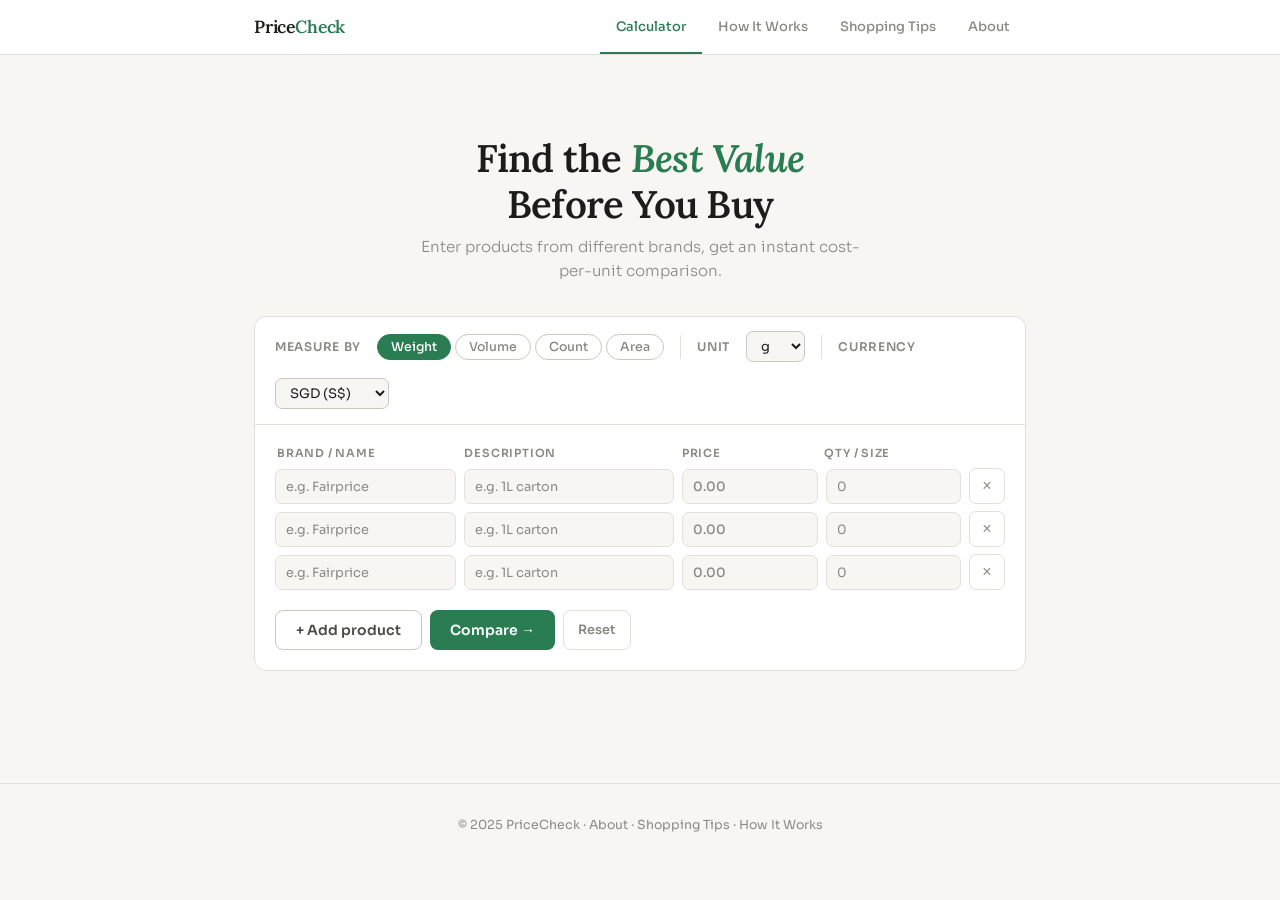
<file: index.html>
<!DOCTYPE html>
<html lang="en">
<head>
<meta charset="UTF-8">
<meta name="viewport" content="width=device-width, initial-scale=1.0">
<title>Price Per Unit Calculator — PriceCheck</title>
<meta name="description" content="Compare price per unit across different brands and pack sizes. Find the best value instantly — free tool.">
<link rel="stylesheet" href="style.css">
<script async src="https://pagead2.googlesyndication.com/pagead/js/adsbygoogle.js?client=ca-pub-7348450203957996"
     crossorigin="anonymous"></script>
<style>
/* ── HERO (calculator page only) ── */
.hero {
  text-align: center;
  padding: 2.5rem 0 2rem;
}
.hero h1 {
  font-family: 'Lora', serif;
  font-size: clamp(1.7rem, 4vw, 2.4rem);
  font-weight: 600;
  letter-spacing: -0.02em;
  color: var(--ink);
  margin-bottom: 0.5rem;
  line-height: 1.2;
}
.hero h1 em { font-style: italic; color: var(--green); }
.hero p { color: var(--ink-3); font-size: 0.95rem; max-width: 440px; margin: 0 auto; font-weight: 300; }

/* ── CALCULATOR ── */
.calc-card {
  background: var(--surface);
  border: 1px solid var(--border);
  border-radius: var(--r);
  overflow: hidden;
}

.calc-toolbar {
  display: flex;
  align-items: center;
  gap: 1rem;
  padding: 0.9rem 1.25rem;
  border-bottom: 1px solid var(--border);
  flex-wrap: wrap;
}
.toolbar-label { font-size: 0.75rem; font-weight: 600; color: var(--ink-3); letter-spacing: 0.06em; text-transform: uppercase; white-space: nowrap; }

.pill-group { display: flex; gap: 4px; }
.pill {
  background: none;
  border: 1px solid var(--border-2);
  border-radius: 20px;
  padding: 4px 13px;
  font-family: 'Sora', sans-serif;
  font-size: 0.78rem;
  font-weight: 500;
  color: var(--ink-3);
  cursor: pointer;
  transition: all 0.15s;
}
.pill:hover { border-color: var(--green); color: var(--green); }
.pill.active { background: var(--green); border-color: var(--green); color: white; }

.toolbar-sep { width: 1px; height: 24px; background: var(--border); flex-shrink: 0; }

.select-inline {
  border: 1px solid var(--border-2);
  border-radius: 7px;
  padding: 5px 10px;
  font-family: 'Sora', sans-serif;
  font-size: 0.82rem;
  color: var(--ink);
  background: var(--bg);
  outline: none;
  cursor: pointer;
}
.select-inline:focus { border-color: var(--green); }

.calc-body { padding: 1.25rem; }

/* Entries header */
.entries-head {
  display: grid;
  grid-template-columns: 1.2fr 1.4fr 0.9fr 0.9fr 36px;
  gap: 8px;
  padding: 0 2px;
  margin-bottom: 6px;
}
.entries-head span {
  font-size: 0.7rem;
  font-weight: 600;
  letter-spacing: 0.07em;
  text-transform: uppercase;
  color: var(--ink-3);
}

/* Product rows */
.entries-list { display: flex; flex-direction: column; gap: 7px; margin-bottom: 1rem; }
.entry-row {
  display: grid;
  grid-template-columns: 1.2fr 1.4fr 0.9fr 0.9fr 36px;
  gap: 8px;
  align-items: center;
}
.e-input {
  border: 1px solid var(--border);
  border-radius: 7px;
  padding: 8px 10px;
  font-family: 'Sora', sans-serif;
  font-size: 0.85rem;
  color: var(--ink);
  background: var(--bg);
  outline: none;
  width: 100%;
  transition: border-color 0.15s, background 0.15s;
}
.e-input:focus { border-color: var(--green); background: white; }
.e-input::placeholder { color: var(--ink-3); font-size: 0.8rem; }
.e-input.price-col { font-weight: 500; }

.rm-btn {
  background: none;
  border: 1px solid var(--border);
  border-radius: 7px;
  width: 36px;
  height: 36px;
  display: flex;
  align-items: center;
  justify-content: center;
  cursor: pointer;
  color: var(--ink-3);
  font-size: 1rem;
  line-height: 1;
  transition: all 0.15s;
  flex-shrink: 0;
}
.rm-btn:hover { background: var(--red-light); border-color: var(--red); color: var(--red); }

.action-row { display: flex; gap: 8px; flex-wrap: wrap; padding-top: 0.25rem; }

/* ── RESULTS ── */
.results-wrap { display: none; border-top: 1px solid var(--border); margin-top: 1.25rem; padding-top: 1.25rem; }
.results-wrap.show { display: block; }

.results-meta {
  display: flex;
  align-items: center;
  justify-content: space-between;
  margin-bottom: 0.75rem;
  flex-wrap: wrap;
  gap: 0.5rem;
}
.results-title { font-weight: 600; font-size: 0.9rem; }

.results-table { width: 100%; border-collapse: collapse; font-size: 0.85rem; }
.results-table thead tr { border-bottom: 2px solid var(--ink); }
.results-table thead th {
  padding: 8px 10px;
  text-align: left;
  font-size: 0.72rem;
  font-weight: 600;
  letter-spacing: 0.06em;
  text-transform: uppercase;
  color: var(--ink-2);
  white-space: nowrap;
}
.results-table thead th:last-child { text-align: right; }
.results-table tbody tr { border-bottom: 1px solid var(--border); transition: background 0.12s; }
.results-table tbody tr:hover { background: var(--bg); }
.results-table tbody td { padding: 10px 10px; vertical-align: middle; }
.results-table tbody td:last-child { text-align: right; }

.medal { display: inline-flex; align-items: center; justify-content: center; width: 22px; height: 22px; border-radius: 50%; font-size: 0.7rem; font-weight: 700; }
.m1 { background: #ffd700; color: #6b4f00; }
.m2 { background: #c0c0c0; color: #3a3a3a; }
.m3 { background: #cd7f32; color: #2a0e00; }
.mn { background: var(--bg); color: var(--ink-3); border: 1px solid var(--border); }

.brand-cell strong { display: block; font-weight: 600; }
.brand-cell small { font-size: 0.75rem; color: var(--ink-3); }

.tag {
  display: inline-block;
  font-size: 0.68rem;
  font-weight: 600;
  padding: 2px 7px;
  border-radius: 4px;
  margin-top: 3px;
}
.tag-best { background: var(--green-light); color: var(--green-dark); }
.tag-worst { background: var(--red-light); color: var(--red); }

.ppu-val { font-weight: 700; font-size: 0.95rem; }
.vs-val { font-size: 0.78rem; color: var(--ink-3); }

.bar-track { width: 72px; height: 5px; background: var(--border); border-radius: 3px; overflow: hidden; display: inline-block; }
.bar-fill { height: 100%; border-radius: 3px; }
.bar-green { background: var(--green); }
.bar-red { background: var(--red); }

.best-tr { background: var(--green-light) !important; }
.worst-tr { background: var(--red-light) !important; }

.verdict {
  margin-top: 1rem;
  background: var(--green-light);
  border-left: 3px solid var(--green);
  border-radius: 0 8px 8px 0;
  padding: 0.875rem 1rem;
  font-size: 0.875rem;
  line-height: 1.6;
  color: var(--ink-2);
}
.verdict strong { color: var(--green-dark); }

@media (max-width: 560px) {
  .entries-head, .entry-row {
    grid-template-columns: 1fr 1fr 36px;
  }
  .entries-head span:nth-child(2),
  .entry-row .e-col:nth-child(2) { display: none; }
  .calc-toolbar { gap: 0.6rem; }
}
</style>
</head>
<body>

<nav>
  <div class="nav-inner">
    <a href="index.html" class="nav-logo">Price<span>Check</span></a>
    <ul class="nav-links">
      <li><a href="index.html" class="active">Calculator</a></li>
      <li><a href="how-it-works.html">How It Works</a></li>
      <li><a href="tips.html">Shopping Tips</a></li>
      <li><a href="about.html">About</a></li>
    </ul>
  </div>
</nav>

<div class="page">

  <!-- Top Ad -->
  <script async src="https://pagead2.googlesyndication.com/pagead/js/adsbygoogle.js?client=ca-pub-7348450203957996"
     crossorigin="anonymous"></script>

  <!-- Hero -->
  <div class="hero">
    <h1>Find the <em>Best Value</em><br>Before You Buy</h1>
    <p>Enter products from different brands, get an instant cost-per-unit comparison.</p>
  </div>

  <!-- Calculator Card -->
  <div class="calc-card">

    <!-- Toolbar -->
    <div class="calc-toolbar">
      <span class="toolbar-label">Measure by</span>
      <div class="pill-group" id="pill-group">
        <button class="pill active" onclick="setMode('weight', this)">Weight</button>
        <button class="pill" onclick="setMode('volume', this)">Volume</button>
        <button class="pill" onclick="setMode('count', this)">Count</button>
        <button class="pill" onclick="setMode('area', this)">Area</button>
      </div>
      <div class="toolbar-sep"></div>
      <span class="toolbar-label">Unit</span>
      <select class="select-inline" id="unit-sel"></select>
      <div class="toolbar-sep"></div>
      <span class="toolbar-label">Currency</span>
      <select class="select-inline" id="currency-sel">
        <option value="S$">SGD (S$)</option>
        <option value="$">USD ($)</option>
        <option value="RM">MYR (RM)</option>
        <option value="A$">AUD (A$)</option>
        <option value="£">GBP (£)</option>
        <option value="€">EUR (€)</option>
        <option value="¥">JPY (¥)</option>
        <option value="HK$">HKD (HK$)</option>
      </select>
    </div>

    <!-- Body -->
    <div class="calc-body">
      <div class="entries-head">
        <span>Brand / Name</span>
        <span>Description</span>
        <span>Price</span>
        <span>Qty / Size</span>
        <span></span>
      </div>
      <div class="entries-list" id="entries-list"></div>
      <div class="action-row">
        <button class="btn btn-ghost" onclick="addRow()">+ Add product</button>
        <button class="btn btn-primary" onclick="calculate()">Compare →</button>
        <button class="btn btn-danger" onclick="resetAll()">Reset</button>
      </div>

      <!-- Results -->
      <div class="results-wrap" id="results-wrap">
        <div class="results-meta">
          <span class="results-title">Comparison Results</span>
          <select class="select-inline" id="sort-sel" onchange="renderResults()">
            <option value="asc">Cheapest first</option>
            <option value="desc">Priciest first</option>
            <option value="alpha">Name A–Z</option>
          </select>
        </div>
        <div style="overflow-x:auto;">
          <table class="results-table">
            <thead>
              <tr>
                <th style="width:32px;"></th>
                <th>Product</th>
                <th>Pack size</th>
                <th>Total price</th>
                <th>Price / unit</th>
                <th>Value</th>
                <th>vs Best</th>
              </tr>
            </thead>
            <tbody id="results-tbody"></tbody>
          </table>
        </div>
        <div class="verdict" id="verdict-box"></div>
      </div>

    </div>
  </div>

  <!-- Bottom Ad -->
  <script async src="https://pagead2.googlesyndication.com/pagead/js/adsbygoogle.js?client=ca-pub-7348450203957996"
     crossorigin="anonymous"></script>

</div>

<footer>
  <p>© 2025 PriceCheck · <a href="about.html">About</a> · <a href="tips.html">Shopping Tips</a> · <a href="how-it-works.html">How It Works</a></p>
</footer>

<script>
const UNITS = {
  weight: ['g','kg','oz','lb'],
  volume: ['ml','L','fl oz'],
  count: ['pcs','tablets','sheets','sachets','pods','rolls','bags'],
  area: ['cm²','m²','sq ft'],
};

let mode = 'weight';
let rowId = 0;
let data = [];

function setMode(m, btn) {
  mode = m;
  document.querySelectorAll('.pill').forEach(p => p.classList.remove('active'));
  btn.classList.add('active');
  const sel = document.getElementById('unit-sel');
  sel.innerHTML = UNITS[m].map(u => `<option>${u}</option>`).join('');
}

function initUnitSel() {
  const sel = document.getElementById('unit-sel');
  sel.innerHTML = UNITS[mode].map(u => `<option>${u}</option>`).join('');
}

function addRow() {
  const id = rowId++;
  const list = document.getElementById('entries-list');
  const div = document.createElement('div');
  div.className = 'entry-row';
  div.id = `row-${id}`;
  div.innerHTML = `
    <div class="e-col"><input class="e-input" type="text" placeholder="e.g. Fairprice" id="brand-${id}"></div>
    <div class="e-col"><input class="e-input" type="text" placeholder="e.g. 1L carton" id="desc-${id}"></div>
    <div class="e-col"><input class="e-input price-col" type="number" min="0" step="0.01" placeholder="0.00" id="price-${id}"></div>
    <div class="e-col"><input class="e-input" type="number" min="0" step="0.01" placeholder="0" id="qty-${id}"></div>
    <button class="rm-btn" onclick="removeRow(${id})">×</button>
  `;
  list.appendChild(div);
}

function removeRow(id) {
  document.getElementById(`row-${id}`)?.remove();
}

function resetAll() {
  document.getElementById('entries-list').innerHTML = '';
  document.getElementById('results-wrap').classList.remove('show');
  rowId = 0;
  data = [];
  addRow(); addRow(); addRow();
}

function getUnit() { return document.getElementById('unit-sel').value; }
function getSym()  { return document.getElementById('currency-sel').value; }

function calculate() {
  data = [];
  document.querySelectorAll('.entry-row').forEach(row => {
    const id = row.id.replace('row-','');
    const brand = document.getElementById(`brand-${id}`)?.value.trim() || 'Unknown';
    const desc  = document.getElementById(`desc-${id}`)?.value.trim() || '';
    const price = parseFloat(document.getElementById(`price-${id}`)?.value);
    const qty   = parseFloat(document.getElementById(`qty-${id}`)?.value);
    if (!isNaN(price) && !isNaN(qty) && price > 0 && qty > 0) {
      data.push({ brand, desc, price, qty, ppu: price / qty });
    }
  });
  if (data.length < 2) { alert('Please enter at least 2 valid products.'); return; }
  document.getElementById('results-wrap').classList.add('show');
  renderResults();
  document.getElementById('results-wrap').scrollIntoView({ behavior: 'smooth', block: 'nearest' });
}

function renderResults() {
  const sort = document.getElementById('sort-sel').value;
  let rows = [...data];
  if (sort === 'asc')   rows.sort((a,b) => a.ppu - b.ppu);
  else if (sort==='desc') rows.sort((a,b) => b.ppu - a.ppu);
  else rows.sort((a,b) => a.brand.localeCompare(b.brand));

  const best  = Math.min(...rows.map(r => r.ppu));
  const worst = Math.max(...rows.map(r => r.ppu));
  const unit  = getUnit();
  const sym   = getSym();
  const isCheapFirst = sort === 'asc';

  const tbody = document.getElementById('results-tbody');
  tbody.innerHTML = '';

  rows.forEach((r, i) => {
    const isB = r.ppu === best;
    const isW = r.ppu === worst && rows.length > 1;
    const barW = isB ? 100 : Math.round((best / r.ppu) * 100);
    const vsB  = isB ? '—' : `+${((r.ppu - best) / best * 100).toFixed(1)}%`;
    const medalClass = isCheapFirst ? (i===0?'m1':i===1?'m2':i===2?'m3':'mn') : 'mn';
    const trClass = isB ? 'best-tr' : isW ? 'worst-tr' : '';
    const tag = isB ? '<span class="tag tag-best">✓ Best value</span>' : isW ? '<span class="tag tag-worst">↑ Priciest</span>' : '';

    const tr = document.createElement('tr');
    tr.className = trClass;
    tr.innerHTML = `
      <td><span class="medal ${medalClass}">${i+1}</span></td>
      <td class="brand-cell"><strong>${esc(r.brand)}</strong><small>${esc(r.desc)}</small>${tag}</td>
      <td>${r.qty.toLocaleString()} ${unit}</td>
      <td>${sym}${r.price.toFixed(2)}</td>
      <td class="ppu-val">${sym}${r.ppu.toFixed(4)}<span style="font-size:0.72rem;font-weight:400;color:var(--ink-3)"> /${unit}</span></td>
      <td><span class="bar-track"><span class="bar-fill ${isW&&!isB?'bar-red':'bar-green'}" style="width:${barW}%"></span></span></td>
      <td class="vs-val">${vsB}</td>
    `;
    tbody.appendChild(tr);
  });

  const sortedAsc = [...data].sort((a,b) => a.ppu - b.ppu);
  const b = sortedAsc[0], w = sortedAsc[sortedAsc.length-1];
  const saving = ((1 - b.ppu/w.ppu)*100).toFixed(1);
  document.getElementById('verdict-box').innerHTML =
    `<strong>${esc(b.brand)}</strong> is the best value at <strong>${sym}${b.ppu.toFixed(4)} per ${unit}</strong>.` +
    (data.length > 1 ? ` Choosing it over <strong>${esc(w.brand)}</strong> saves you <strong>${saving}%</strong> per ${unit}.` : '');
}

function esc(s) {
  return String(s).replace(/&/g,'&amp;').replace(/</g,'&lt;').replace(/>/g,'&gt;');
}

// Init
initUnitSel();
addRow(); addRow(); addRow();
</script>
</body>
</html>
</file>
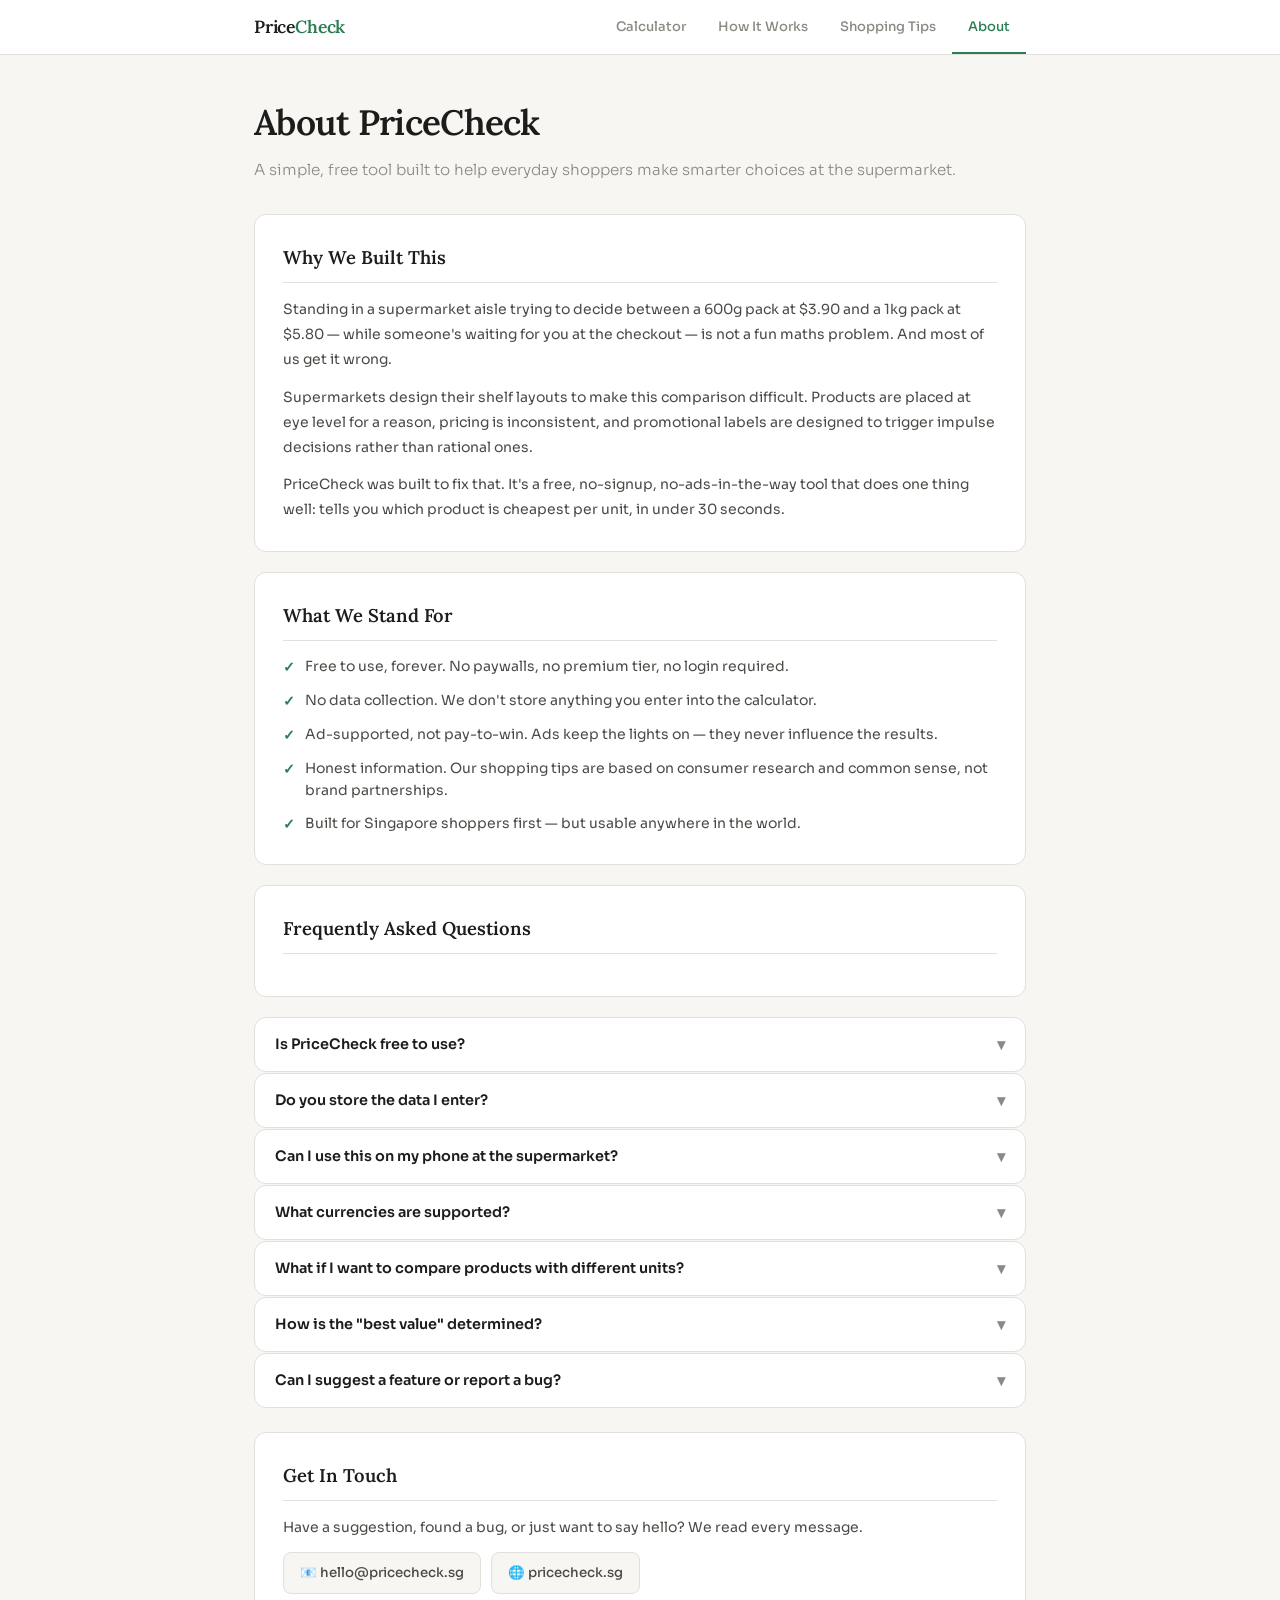
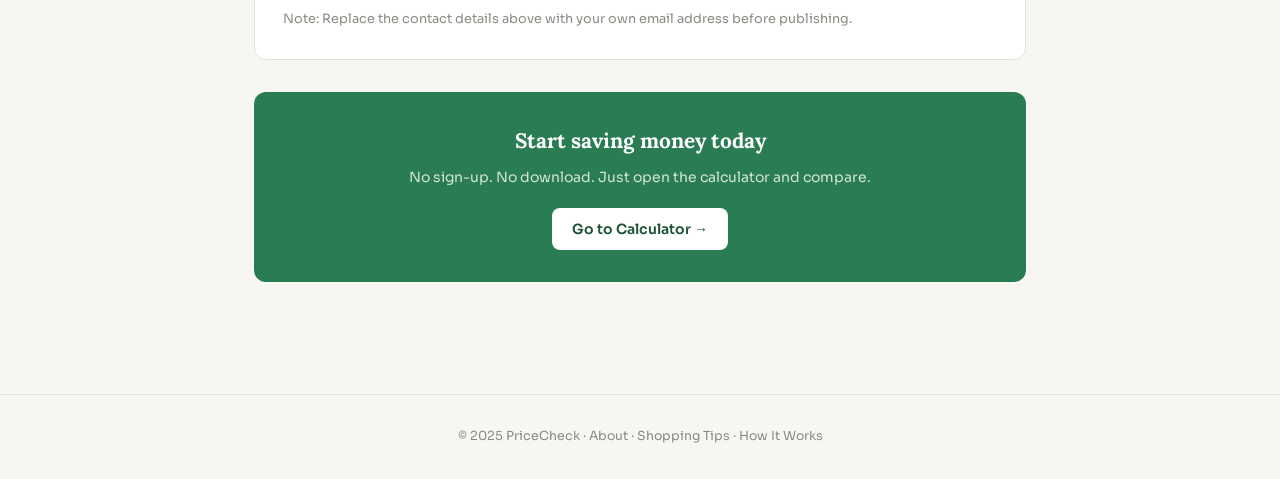
<file: about.html>
<!DOCTYPE html>
<html lang="en">
<head>
<meta charset="UTF-8">
<meta name="viewport" content="width=device-width, initial-scale=1.0">
<title>About — PriceCheck</title>
<meta name="description" content="PriceCheck is a free price-per-unit calculator to help everyday shoppers find the best value across brands and pack sizes.">
<link rel="stylesheet" href="style.css">
<style>
.page-title {
  font-family: 'Lora', serif;
  font-size: clamp(1.6rem, 4vw, 2.2rem);
  font-weight: 600;
  letter-spacing: -0.02em;
  margin-bottom: 0.4rem;
}
.page-subtitle { color: var(--ink-3); font-size: 0.95rem; font-weight: 300; margin-bottom: 2rem; }

.about-card {
  background: var(--surface);
  border: 1px solid var(--border);
  border-radius: var(--r);
  padding: 1.75rem;
  margin-bottom: 1.25rem;
}
.about-card h2 {
  font-family: 'Lora', serif;
  font-size: 1.15rem;
  font-weight: 600;
  margin-bottom: 0.875rem;
  padding-bottom: 0.6rem;
  border-bottom: 1px solid var(--border);
}
.about-card p {
  font-size: 0.875rem;
  color: var(--ink-2);
  line-height: 1.8;
  margin-bottom: 0.75rem;
}
.about-card p:last-child { margin-bottom: 0; }

.value-list { list-style: none; display: flex; flex-direction: column; gap: 10px; margin-top: 0.25rem; }
.value-list li {
  display: flex;
  align-items: flex-start;
  gap: 10px;
  font-size: 0.875rem;
  color: var(--ink-2);
  line-height: 1.6;
}
.value-list li::before {
  content: '✓';
  color: var(--green);
  font-weight: 700;
  font-size: 0.9rem;
  flex-shrink: 0;
  margin-top: 1px;
}

.faq { display: flex; flex-direction: column; gap: 1px; margin-bottom: 1.5rem; }
.faq-item {
  background: var(--surface);
  border: 1px solid var(--border);
  border-radius: var(--r);
  overflow: hidden;
}
.faq-q {
  width: 100%;
  text-align: left;
  background: none;
  border: none;
  padding: 1rem 1.25rem;
  font-family: 'Sora', sans-serif;
  font-size: 0.9rem;
  font-weight: 600;
  color: var(--ink);
  cursor: pointer;
  display: flex;
  justify-content: space-between;
  align-items: center;
  gap: 1rem;
}
.faq-q:hover { background: var(--bg); }
.faq-arrow { font-size: 1rem; color: var(--ink-3); transition: transform 0.2s; flex-shrink: 0; }
.faq-item.open .faq-arrow { transform: rotate(180deg); }
.faq-a {
  display: none;
  padding: 0 1.25rem 1rem;
  font-size: 0.865rem;
  color: var(--ink-2);
  line-height: 1.75;
  border-top: 1px solid var(--border);
}
.faq-item.open .faq-a { display: block; }

.contact-row {
  display: flex;
  gap: 10px;
  flex-wrap: wrap;
}
.contact-chip {
  background: var(--bg);
  border: 1px solid var(--border);
  border-radius: 8px;
  padding: 0.6rem 1rem;
  font-size: 0.83rem;
  color: var(--ink-2);
  display: flex;
  align-items: center;
  gap: 6px;
  font-weight: 500;
}

.cta-box {
  background: var(--green);
  border-radius: var(--r);
  padding: 2rem;
  text-align: center;
  color: white;
  margin-top: 2rem;
}
.cta-box h3 { font-family: 'Lora', serif; font-size: 1.3rem; margin-bottom: 0.5rem; }
.cta-box p { font-size: 0.875rem; opacity: 0.8; margin-bottom: 1.25rem; }
.cta-box .btn-primary { background: white; color: var(--green-dark); }
</style>
</head>
<body>

<nav>
  <div class="nav-inner">
    <a href="index.html" class="nav-logo">Price<span>Check</span></a>
    <ul class="nav-links">
      <li><a href="index.html">Calculator</a></li>
      <li><a href="how-it-works.html">How It Works</a></li>
      <li><a href="tips.html">Shopping Tips</a></li>
      <li><a href="about.html" class="active">About</a></li>
    </ul>
  </div>
</nav>

<div class="page">

  <script async src="https://pagead2.googlesyndication.com/pagead/js/adsbygoogle.js?client=ca-pub-7348450203957996"
     crossorigin="anonymous"></script>

  <h1 class="page-title">About PriceCheck</h1>
  <p class="page-subtitle">A simple, free tool built to help everyday shoppers make smarter choices at the supermarket.</p>

  <!-- Why we built it -->
  <div class="about-card">
    <h2>Why We Built This</h2>
    <p>Standing in a supermarket aisle trying to decide between a 600g pack at $3.90 and a 1kg pack at $5.80 — while someone's waiting for you at the checkout — is not a fun maths problem. And most of us get it wrong.</p>
    <p>Supermarkets design their shelf layouts to make this comparison difficult. Products are placed at eye level for a reason, pricing is inconsistent, and promotional labels are designed to trigger impulse decisions rather than rational ones.</p>
    <p>PriceCheck was built to fix that. It's a free, no-signup, no-ads-in-the-way tool that does one thing well: tells you which product is cheapest per unit, in under 30 seconds.</p>
  </div>

  <!-- What we stand for -->
  <div class="about-card">
    <h2>What We Stand For</h2>
    <ul class="value-list">
      <li>Free to use, forever. No paywalls, no premium tier, no login required.</li>
      <li>No data collection. We don't store anything you enter into the calculator.</li>
      <li>Ad-supported, not pay-to-win. Ads keep the lights on — they never influence the results.</li>
      <li>Honest information. Our shopping tips are based on consumer research and common sense, not brand partnerships.</li>
      <li>Built for Singapore shoppers first — but usable anywhere in the world.</li>
    </ul>
  </div>

  <!-- FAQ -->
  <div class="about-card">
    <h2>Frequently Asked Questions</h2>
  </div>

  <div class="faq">
    <div class="faq-item">
      <button class="faq-q" onclick="toggleFaq(this)">
        Is PriceCheck free to use?
        <span class="faq-arrow">▾</span>
      </button>
      <div class="faq-a">Yes — completely free, with no sign-up, no account, and no premium version. The site is supported by Google AdSense advertising, which means you may see ads alongside the content. The ads have no influence on the calculator results.</div>
    </div>
    <div class="faq-item">
      <button class="faq-q" onclick="toggleFaq(this)">
        Do you store the data I enter?
        <span class="faq-arrow">▾</span>
      </button>
      <div class="faq-a">No. Everything you type into the calculator runs entirely in your browser. Nothing is sent to any server, and nothing is stored after you close the page. Your data stays on your device.</div>
    </div>
    <div class="faq-item">
      <button class="faq-q" onclick="toggleFaq(this)">
        Can I use this on my phone at the supermarket?
        <span class="faq-arrow">▾</span>
      </button>
      <div class="faq-a">Yes — PriceCheck is fully responsive and works well on mobile browsers. We'd recommend bookmarking the Calculator page so it's one tap away when you're standing in the aisle.</div>
    </div>
    <div class="faq-item">
      <button class="faq-q" onclick="toggleFaq(this)">
        What currencies are supported?
        <span class="faq-arrow">▾</span>
      </button>
      <div class="faq-a">The calculator supports SGD, USD, MYR, AUD, GBP, EUR, JPY, and HKD. It can also work with any currency not listed — just select the closest symbol and the maths is identical regardless.</div>
    </div>
    <div class="faq-item">
      <button class="faq-q" onclick="toggleFaq(this)">
        What if I want to compare products with different units?
        <span class="faq-arrow">▾</span>
      </button>
      <div class="faq-a">The calculator requires all products in a comparison to use the same unit. If one brand lists its product in grams and another in kilograms, convert one before entering it (e.g. 1kg = 1000g). We may add automatic unit conversion in a future update.</div>
    </div>
    <div class="faq-item">
      <button class="faq-q" onclick="toggleFaq(this)">
        How is the "best value" determined?
        <span class="faq-arrow">▾</span>
      </button>
      <div class="faq-a">Best value is purely the lowest price per unit — total shelf price divided by pack quantity. It doesn't account for taste, quality, brand loyalty, or personal preference. Those are for you to decide; we just give you the cost-per-unit data to make an informed choice.</div>
    </div>
    <div class="faq-item">
      <button class="faq-q" onclick="toggleFaq(this)">
        Can I suggest a feature or report a bug?
        <span class="faq-arrow">▾</span>
      </button>
      <div class="faq-a">Yes — we'd love to hear from you. See the contact section below.</div>
    </div>
  </div>

  <!-- Contact -->
  <div class="about-card">
    <h2>Get In Touch</h2>
    <p>Have a suggestion, found a bug, or just want to say hello? We read every message.</p>
    <div class="contact-row">
      <div class="contact-chip">📧 hello@pricecheck.sg</div>
      <div class="contact-chip">🌐 pricecheck.sg</div>
    </div>
    <p style="margin-top:0.875rem; font-size:0.8rem; color:var(--ink-3);">Note: Replace the contact details above with your own email address before publishing.</p>
  </div>

  <div class="cta-box">
    <h3>Start saving money today</h3>
    <p>No sign-up. No download. Just open the calculator and compare.</p>
    <a href="index.html" class="btn btn-primary">Go to Calculator →</a>
  </div>

  <script async src="https://pagead2.googlesyndication.com/pagead/js/adsbygoogle.js?client=ca-pub-7348450203957996"
     crossorigin="anonymous"></script>

</div>

<footer>
  <p>© 2025 PriceCheck · <a href="about.html">About</a> · <a href="tips.html">Shopping Tips</a> · <a href="how-it-works.html">How It Works</a></p>
</footer>

<script>
function toggleFaq(btn) {
  const item = btn.closest('.faq-item');
  const isOpen = item.classList.contains('open');
  document.querySelectorAll('.faq-item').forEach(i => i.classList.remove('open'));
  if (!isOpen) item.classList.add('open');
}
</script>
</body>
</html>
</file>
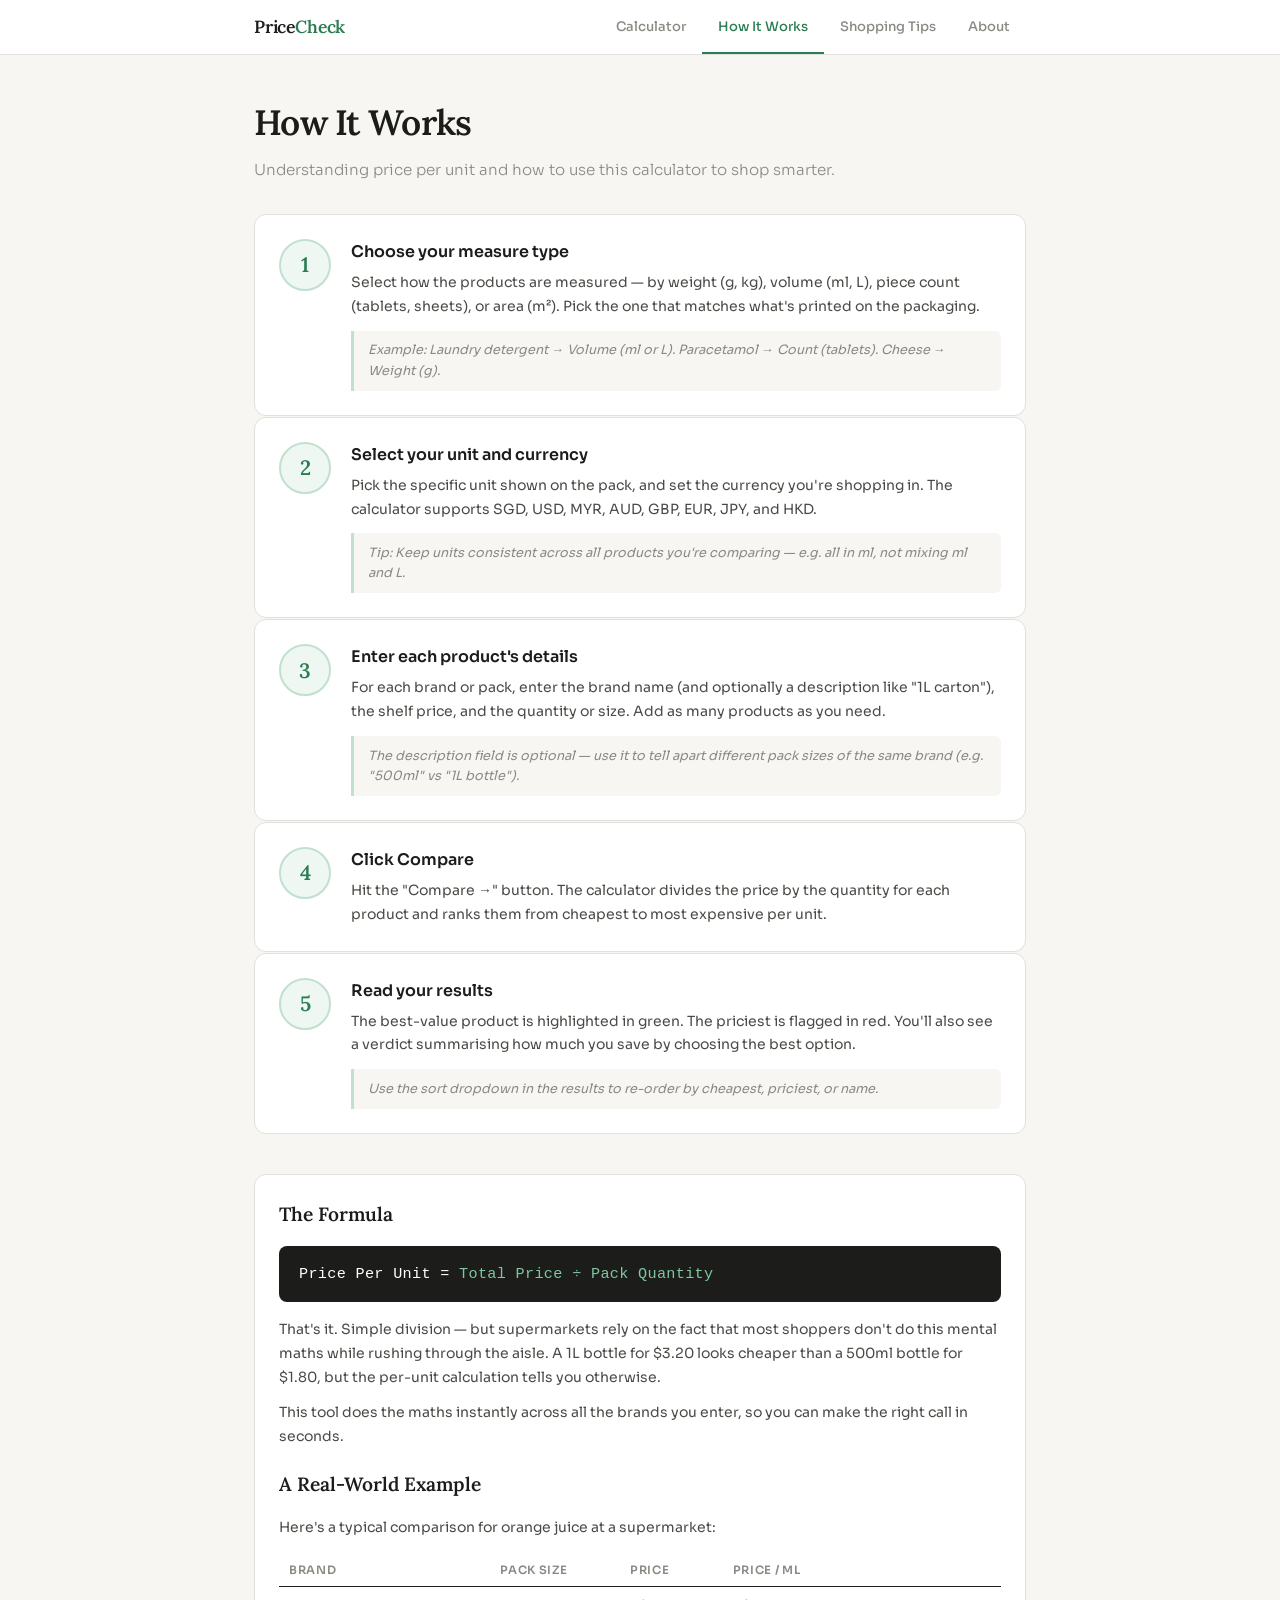
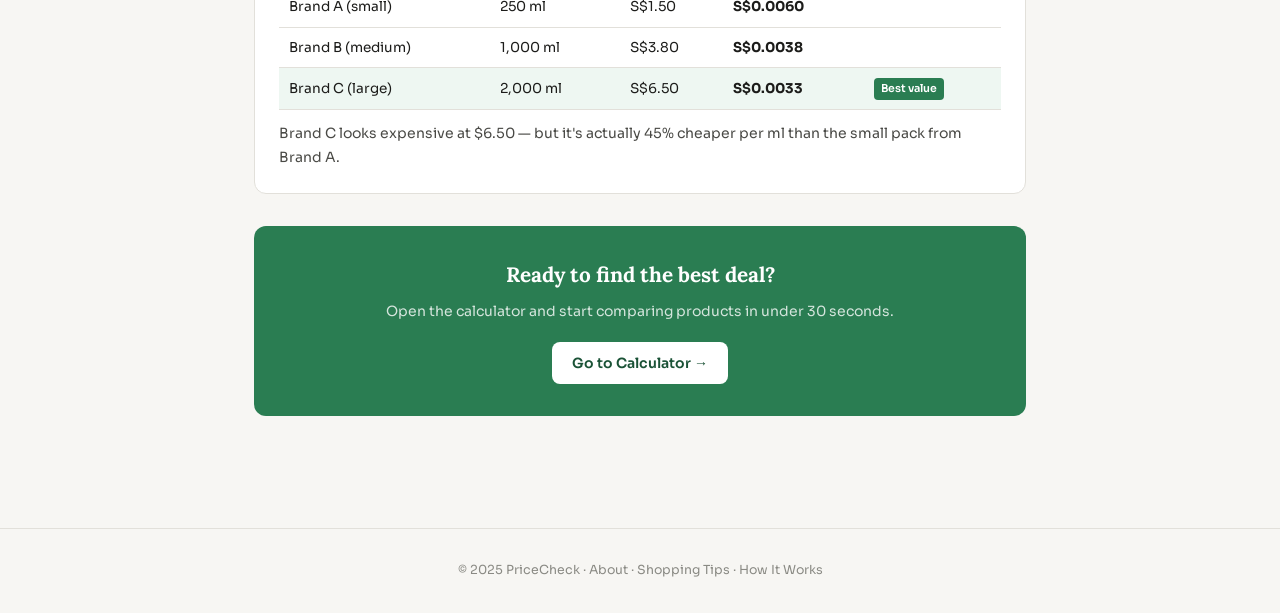
<file: how-it-works.html>
<!DOCTYPE html>
<html lang="en">
<head>
<meta charset="UTF-8">
<meta name="viewport" content="width=device-width, initial-scale=1.0">
<title>How It Works — PriceCheck</title>
<meta name="description" content="Learn how the PriceCheck price-per-unit calculator works and why comparing by unit cost saves you money.">
<link rel="stylesheet" href="style.css">
<style>
.page-title {
  font-family: 'Lora', serif;
  font-size: clamp(1.6rem, 4vw, 2.2rem);
  font-weight: 600;
  letter-spacing: -0.02em;
  margin-bottom: 0.4rem;
}
.page-subtitle { color: var(--ink-3); font-size: 0.95rem; font-weight: 300; margin-bottom: 2rem; }

.steps { display: flex; flex-direction: column; gap: 1px; margin-bottom: 2.5rem; }
.step {
  background: var(--surface);
  border: 1px solid var(--border);
  border-radius: var(--r);
  padding: 1.5rem;
  display: grid;
  grid-template-columns: 52px 1fr;
  gap: 1.25rem;
  align-items: start;
  transition: box-shadow 0.18s;
}
.step:hover { box-shadow: 0 4px 16px rgba(0,0,0,0.06); }
.step-num {
  width: 52px;
  height: 52px;
  border-radius: 50%;
  background: var(--green-light);
  border: 2px solid var(--green-mid);
  display: flex;
  align-items: center;
  justify-content: center;
  font-family: 'Lora', serif;
  font-size: 1.3rem;
  font-weight: 600;
  color: var(--green);
  flex-shrink: 0;
}
.step-content h3 { font-size: 1rem; font-weight: 600; margin-bottom: 0.4rem; }
.step-content p { font-size: 0.875rem; color: var(--ink-2); line-height: 1.7; }
.step-content .hint {
  margin-top: 0.75rem;
  background: var(--bg);
  border-left: 3px solid var(--green-mid);
  padding: 0.6rem 0.875rem;
  border-radius: 0 6px 6px 0;
  font-size: 0.8rem;
  color: var(--ink-3);
  font-style: italic;
}

.explainer {
  background: var(--surface);
  border: 1px solid var(--border);
  border-radius: var(--r);
  padding: 1.5rem;
  margin-bottom: 2rem;
}
.explainer h2 { font-family: 'Lora', serif; font-size: 1.2rem; margin-bottom: 1rem; font-weight: 600; }
.formula-box {
  background: var(--ink);
  color: white;
  border-radius: 8px;
  padding: 1rem 1.25rem;
  font-family: monospace;
  font-size: 0.95rem;
  margin-bottom: 1rem;
  letter-spacing: 0.02em;
}
.formula-box span { color: #7ec8a0; }
.explainer p { font-size: 0.875rem; color: var(--ink-2); line-height: 1.7; margin-bottom: 0.75rem; }
.explainer p:last-child { margin-bottom: 0; }

.example-table { width: 100%; border-collapse: collapse; font-size: 0.85rem; margin-top: 1rem; }
.example-table th {
  text-align: left;
  font-size: 0.72rem;
  font-weight: 600;
  letter-spacing: 0.06em;
  text-transform: uppercase;
  color: var(--ink-3);
  padding: 6px 10px;
  border-bottom: 1.5px solid var(--ink);
}
.example-table td { padding: 9px 10px; border-bottom: 1px solid var(--border); }
.example-table tr.winner td { background: var(--green-light); }
.example-table td.ppu { font-weight: 700; }
.winner-badge {
  display: inline-block;
  background: var(--green);
  color: white;
  font-size: 0.68rem;
  font-weight: 600;
  padding: 2px 7px;
  border-radius: 4px;
  margin-left: 6px;
}

.cta-box {
  background: var(--green);
  border-radius: var(--r);
  padding: 2rem;
  text-align: center;
  color: white;
}
.cta-box h3 { font-family: 'Lora', serif; font-size: 1.3rem; margin-bottom: 0.5rem; }
.cta-box p { font-size: 0.875rem; opacity: 0.8; margin-bottom: 1.25rem; }
.cta-box .btn-primary { background: white; color: var(--green-dark); }
.cta-box .btn-primary:hover { background: var(--green-light); }
</style>
</head>
<body>

<nav>
  <div class="nav-inner">
    <a href="index.html" class="nav-logo">Price<span>Check</span></a>
    <ul class="nav-links">
      <li><a href="index.html">Calculator</a></li>
      <li><a href="how-it-works.html" class="active">How It Works</a></li>
      <li><a href="tips.html">Shopping Tips</a></li>
      <li><a href="about.html">About</a></li>
    </ul>
  </div>
</nav>

<div class="page">

  <script async src="https://pagead2.googlesyndication.com/pagead/js/adsbygoogle.js?client=ca-pub-7348450203957996"
     crossorigin="anonymous"></script>

  <h1 class="page-title">How It Works</h1>
  <p class="page-subtitle">Understanding price per unit and how to use this calculator to shop smarter.</p>

  <!-- Step by step -->
  <div class="steps">
    <div class="step">
      <div class="step-num">1</div>
      <div class="step-content">
        <h3>Choose your measure type</h3>
        <p>Select how the products are measured — by weight (g, kg), volume (ml, L), piece count (tablets, sheets), or area (m²). Pick the one that matches what's printed on the packaging.</p>
        <div class="hint">Example: Laundry detergent → Volume (ml or L). Paracetamol → Count (tablets). Cheese → Weight (g).</div>
      </div>
    </div>
    <div class="step">
      <div class="step-num">2</div>
      <div class="step-content">
        <h3>Select your unit and currency</h3>
        <p>Pick the specific unit shown on the pack, and set the currency you're shopping in. The calculator supports SGD, USD, MYR, AUD, GBP, EUR, JPY, and HKD.</p>
        <div class="hint">Tip: Keep units consistent across all products you're comparing — e.g. all in ml, not mixing ml and L.</div>
      </div>
    </div>
    <div class="step">
      <div class="step-num">3</div>
      <div class="step-content">
        <h3>Enter each product's details</h3>
        <p>For each brand or pack, enter the brand name (and optionally a description like "1L carton"), the shelf price, and the quantity or size. Add as many products as you need.</p>
        <div class="hint">The description field is optional — use it to tell apart different pack sizes of the same brand (e.g. "500ml" vs "1L bottle").</div>
      </div>
    </div>
    <div class="step">
      <div class="step-num">4</div>
      <div class="step-content">
        <h3>Click Compare</h3>
        <p>Hit the "Compare →" button. The calculator divides the price by the quantity for each product and ranks them from cheapest to most expensive per unit.</p>
      </div>
    </div>
    <div class="step">
      <div class="step-num">5</div>
      <div class="step-content">
        <h3>Read your results</h3>
        <p>The best-value product is highlighted in green. The priciest is flagged in red. You'll also see a verdict summarising how much you save by choosing the best option.</p>
        <div class="hint">Use the sort dropdown in the results to re-order by cheapest, priciest, or name.</div>
      </div>
    </div>
  </div>

  <!-- The formula -->
  <div class="explainer">
    <h2>The Formula</h2>
    <div class="formula-box">Price Per Unit = <span>Total Price ÷ Pack Quantity</span></div>
    <p>That's it. Simple division — but supermarkets rely on the fact that most shoppers don't do this mental maths while rushing through the aisle. A 1L bottle for $3.20 looks cheaper than a 500ml bottle for $1.80, but the per-unit calculation tells you otherwise.</p>
    <p>This tool does the maths instantly across all the brands you enter, so you can make the right call in seconds.</p>

    <h2 style="margin-top:1.25rem;">A Real-World Example</h2>
    <p>Here's a typical comparison for orange juice at a supermarket:</p>
    <table class="example-table">
      <thead>
        <tr>
          <th>Brand</th>
          <th>Pack size</th>
          <th>Price</th>
          <th>Price / ml</th>
          <th></th>
        </tr>
      </thead>
      <tbody>
        <tr>
          <td>Brand A (small)</td>
          <td>250 ml</td>
          <td>S$1.50</td>
          <td class="ppu">S$0.0060</td>
          <td></td>
        </tr>
        <tr>
          <td>Brand B (medium)</td>
          <td>1,000 ml</td>
          <td>S$3.80</td>
          <td class="ppu">S$0.0038</td>
          <td></td>
        </tr>
        <tr class="winner">
          <td>Brand C (large)</td>
          <td>2,000 ml</td>
          <td>S$6.50</td>
          <td class="ppu">S$0.0033</td>
          <td><span class="winner-badge">Best value</span></td>
        </tr>
      </tbody>
    </table>
    <p style="margin-top:0.75rem;">Brand C looks expensive at $6.50 — but it's actually 45% cheaper per ml than the small pack from Brand A.</p>
  </div>

  <!-- CTA -->
  <div class="cta-box">
    <h3>Ready to find the best deal?</h3>
    <p>Open the calculator and start comparing products in under 30 seconds.</p>
    <a href="index.html" class="btn btn-primary">Go to Calculator →</a>
  </div>

  <script async src="https://pagead2.googlesyndication.com/pagead/js/adsbygoogle.js?client=ca-pub-7348450203957996"
     crossorigin="anonymous"></script>

</div>

<footer>
  <p>© 2025 PriceCheck · <a href="about.html">About</a> · <a href="tips.html">Shopping Tips</a> · <a href="how-it-works.html">How It Works</a></p>
</footer>

</body>
</html>
</file>
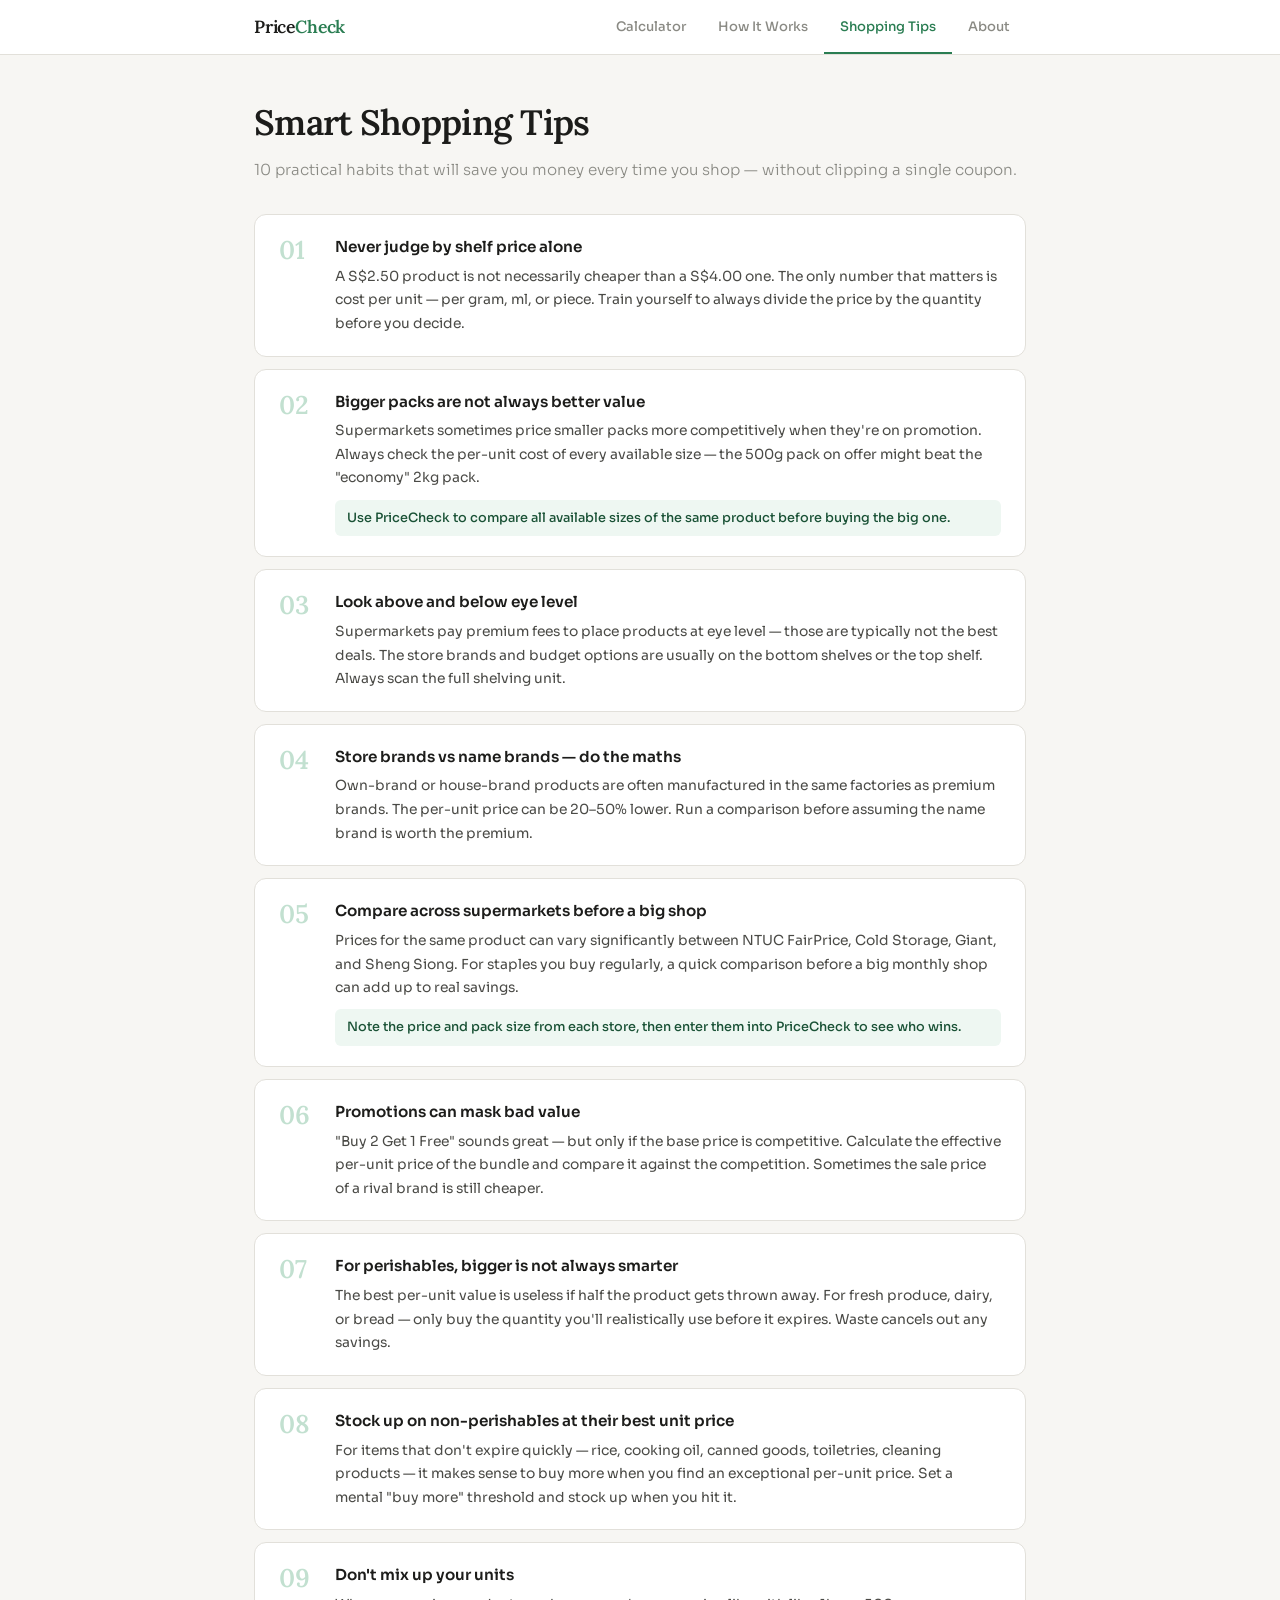
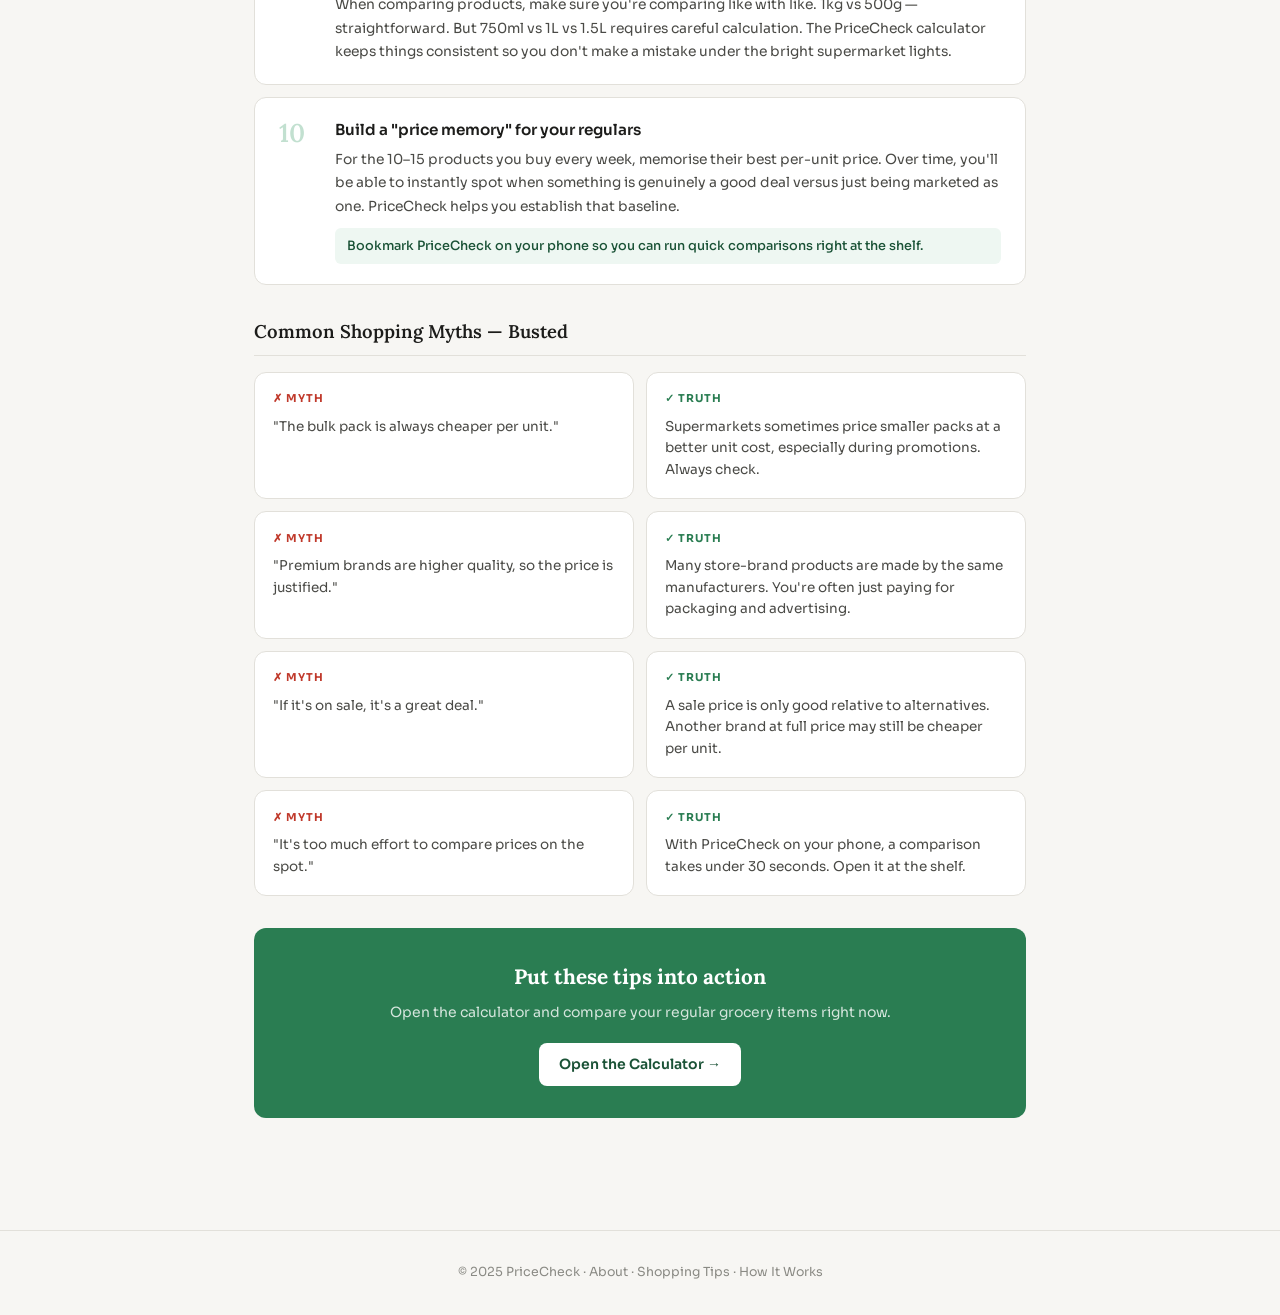
<file: tips.html>
<!DOCTYPE html>
<html lang="en">
<head>
<meta charset="UTF-8">
<meta name="viewport" content="width=device-width, initial-scale=1.0">
<title>Smart Shopping Tips — PriceCheck</title>
<meta name="description" content="10 practical tips to save money at the supermarket using price per unit comparisons and smart shopping habits.">
<link rel="stylesheet" href="style.css">
<style>
.page-title {
  font-family: 'Lora', serif;
  font-size: clamp(1.6rem, 4vw, 2.2rem);
  font-weight: 600;
  letter-spacing: -0.02em;
  margin-bottom: 0.4rem;
}
.page-subtitle { color: var(--ink-3); font-size: 0.95rem; font-weight: 300; margin-bottom: 2rem; }

.tips-grid { display: flex; flex-direction: column; gap: 12px; }
.tip-card {
  background: var(--surface);
  border: 1px solid var(--border);
  border-radius: var(--r);
  padding: 1.25rem 1.5rem;
  display: grid;
  grid-template-columns: 40px 1fr;
  gap: 1rem;
  align-items: start;
  transition: box-shadow 0.18s, border-color 0.18s;
}
.tip-card:hover { box-shadow: 0 4px 14px rgba(0,0,0,0.07); border-color: var(--border-2); }
.tip-num {
  font-family: 'Lora', serif;
  font-size: 1.6rem;
  font-weight: 600;
  color: var(--green-mid);
  line-height: 1;
  padding-top: 2px;
}
.tip-body h3 { font-size: 0.95rem; font-weight: 600; margin-bottom: 0.35rem; }
.tip-body p { font-size: 0.865rem; color: var(--ink-2); line-height: 1.7; }
.tip-body .callout {
  margin-top: 0.6rem;
  background: var(--green-light);
  border-radius: 6px;
  padding: 0.5rem 0.75rem;
  font-size: 0.8rem;
  color: var(--green-dark);
  font-weight: 500;
}

.section-heading {
  font-family: 'Lora', serif;
  font-size: 1.15rem;
  font-weight: 600;
  margin: 2rem 0 1rem;
  padding-bottom: 0.5rem;
  border-bottom: 1.5px solid var(--border);
}

.myth-grid { display: grid; grid-template-columns: 1fr 1fr; gap: 12px; margin-bottom: 2rem; }
@media (max-width:560px) { .myth-grid { grid-template-columns: 1fr; } }
.myth-card {
  border: 1px solid var(--border);
  border-radius: var(--r);
  padding: 1.1rem;
  background: var(--surface);
}
.myth-label {
  font-size: 0.68rem;
  font-weight: 700;
  letter-spacing: 0.1em;
  text-transform: uppercase;
  margin-bottom: 0.5rem;
}
.myth-label.myth { color: var(--red); }
.myth-label.truth { color: var(--green); }
.myth-card p { font-size: 0.845rem; color: var(--ink-2); line-height: 1.6; }

.cta-box {
  background: var(--green);
  border-radius: var(--r);
  padding: 2rem;
  text-align: center;
  color: white;
  margin-top: 2rem;
}
.cta-box h3 { font-family: 'Lora', serif; font-size: 1.3rem; margin-bottom: 0.5rem; }
.cta-box p { font-size: 0.875rem; opacity: 0.8; margin-bottom: 1.25rem; }
.cta-box .btn-primary { background: white; color: var(--green-dark); }
</style>
</head>
<body>

<nav>
  <div class="nav-inner">
    <a href="index.html" class="nav-logo">Price<span>Check</span></a>
    <ul class="nav-links">
      <li><a href="index.html">Calculator</a></li>
      <li><a href="how-it-works.html">How It Works</a></li>
      <li><a href="tips.html" class="active">Shopping Tips</a></li>
      <li><a href="about.html">About</a></li>
    </ul>
  </div>
</nav>

<div class="page">

  <script async src="https://pagead2.googlesyndication.com/pagead/js/adsbygoogle.js?client=ca-pub-7348450203957996"
     crossorigin="anonymous"></script>

  <h1 class="page-title">Smart Shopping Tips</h1>
  <p class="page-subtitle">10 practical habits that will save you money every time you shop — without clipping a single coupon.</p>

  <div class="tips-grid">

    <div class="tip-card">
      <div class="tip-num">01</div>
      <div class="tip-body">
        <h3>Never judge by shelf price alone</h3>
        <p>A S$2.50 product is not necessarily cheaper than a S$4.00 one. The only number that matters is cost per unit — per gram, ml, or piece. Train yourself to always divide the price by the quantity before you decide.</p>
      </div>
    </div>

    <div class="tip-card">
      <div class="tip-num">02</div>
      <div class="tip-body">
        <h3>Bigger packs are not always better value</h3>
        <p>Supermarkets sometimes price smaller packs more competitively when they're on promotion. Always check the per-unit cost of every available size — the 500g pack on offer might beat the "economy" 2kg pack.</p>
        <div class="callout">Use PriceCheck to compare all available sizes of the same product before buying the big one.</div>
      </div>
    </div>

    <div class="tip-card">
      <div class="tip-num">03</div>
      <div class="tip-body">
        <h3>Look above and below eye level</h3>
        <p>Supermarkets pay premium fees to place products at eye level — those are typically not the best deals. The store brands and budget options are usually on the bottom shelves or the top shelf. Always scan the full shelving unit.</p>
      </div>
    </div>

    <div class="tip-card">
      <div class="tip-num">04</div>
      <div class="tip-body">
        <h3>Store brands vs name brands — do the maths</h3>
        <p>Own-brand or house-brand products are often manufactured in the same factories as premium brands. The per-unit price can be 20–50% lower. Run a comparison before assuming the name brand is worth the premium.</p>
      </div>
    </div>

    <div class="tip-card">
      <div class="tip-num">05</div>
      <div class="tip-body">
        <h3>Compare across supermarkets before a big shop</h3>
        <p>Prices for the same product can vary significantly between NTUC FairPrice, Cold Storage, Giant, and Sheng Siong. For staples you buy regularly, a quick comparison before a big monthly shop can add up to real savings.</p>
        <div class="callout">Note the price and pack size from each store, then enter them into PriceCheck to see who wins.</div>
      </div>
    </div>

    <div class="tip-card">
      <div class="tip-num">06</div>
      <div class="tip-body">
        <h3>Promotions can mask bad value</h3>
        <p>"Buy 2 Get 1 Free" sounds great — but only if the base price is competitive. Calculate the effective per-unit price of the bundle and compare it against the competition. Sometimes the sale price of a rival brand is still cheaper.</p>
      </div>
    </div>

    <div class="tip-card">
      <div class="tip-num">07</div>
      <div class="tip-body">
        <h3>For perishables, bigger is not always smarter</h3>
        <p>The best per-unit value is useless if half the product gets thrown away. For fresh produce, dairy, or bread — only buy the quantity you'll realistically use before it expires. Waste cancels out any savings.</p>
      </div>
    </div>

    <div class="tip-card">
      <div class="tip-num">08</div>
      <div class="tip-body">
        <h3>Stock up on non-perishables at their best unit price</h3>
        <p>For items that don't expire quickly — rice, cooking oil, canned goods, toiletries, cleaning products — it makes sense to buy more when you find an exceptional per-unit price. Set a mental "buy more" threshold and stock up when you hit it.</p>
      </div>
    </div>

    <div class="tip-card">
      <div class="tip-num">09</div>
      <div class="tip-body">
        <h3>Don't mix up your units</h3>
        <p>When comparing products, make sure you're comparing like with like. 1kg vs 500g — straightforward. But 750ml vs 1L vs 1.5L requires careful calculation. The PriceCheck calculator keeps things consistent so you don't make a mistake under the bright supermarket lights.</p>
      </div>
    </div>

    <div class="tip-card">
      <div class="tip-num">10</div>
      <div class="tip-body">
        <h3>Build a "price memory" for your regulars</h3>
        <p>For the 10–15 products you buy every week, memorise their best per-unit price. Over time, you'll be able to instantly spot when something is genuinely a good deal versus just being marketed as one. PriceCheck helps you establish that baseline.</p>
        <div class="callout">Bookmark PriceCheck on your phone so you can run quick comparisons right at the shelf.</div>
      </div>
    </div>

  </div>

  <!-- Myths section -->
  <h2 class="section-heading">Common Shopping Myths — Busted</h2>
  <div class="myth-grid">
    <div class="myth-card">
      <div class="myth-label myth">✗ Myth</div>
      <p>"The bulk pack is always cheaper per unit."</p>
    </div>
    <div class="myth-card">
      <div class="myth-label truth">✓ Truth</div>
      <p>Supermarkets sometimes price smaller packs at a better unit cost, especially during promotions. Always check.</p>
    </div>
    <div class="myth-card">
      <div class="myth-label myth">✗ Myth</div>
      <p>"Premium brands are higher quality, so the price is justified."</p>
    </div>
    <div class="myth-card">
      <div class="myth-label truth">✓ Truth</div>
      <p>Many store-brand products are made by the same manufacturers. You're often just paying for packaging and advertising.</p>
    </div>
    <div class="myth-card">
      <div class="myth-label myth">✗ Myth</div>
      <p>"If it's on sale, it's a great deal."</p>
    </div>
    <div class="myth-card">
      <div class="myth-label truth">✓ Truth</div>
      <p>A sale price is only good relative to alternatives. Another brand at full price may still be cheaper per unit.</p>
    </div>
    <div class="myth-card">
      <div class="myth-label myth">✗ Myth</div>
      <p>"It's too much effort to compare prices on the spot."</p>
    </div>
    <div class="myth-card">
      <div class="myth-label truth">✓ Truth</div>
      <p>With PriceCheck on your phone, a comparison takes under 30 seconds. Open it at the shelf.</p>
    </div>
  </div>

  <div class="cta-box">
    <h3>Put these tips into action</h3>
    <p>Open the calculator and compare your regular grocery items right now.</p>
    <a href="index.html" class="btn btn-primary">Open the Calculator →</a>
  </div>

  <script async src="https://pagead2.googlesyndication.com/pagead/js/adsbygoogle.js?client=ca-pub-7348450203957996"
     crossorigin="anonymous"></script>

</div>

<footer>
  <p>© 2025 PriceCheck · <a href="about.html">About</a> · <a href="tips.html">Shopping Tips</a> · <a href="how-it-works.html">How It Works</a></p>
</footer>

</body>
</html>
</file>
<file: style.css>
@import url('https://fonts.googleapis.com/css2?family=Sora:wght@300;400;500;600;700&family=Lora:ital,wght@0,400;0,600;1,400&display=swap');

*, *::before, *::after { box-sizing: border-box; margin: 0; padding: 0; }

:root {
  --bg: #f7f6f3;
  --surface: #ffffff;
  --ink: #1c1c1a;
  --ink-2: #4a4a46;
  --ink-3: #8a8a84;
  --border: #e2e0da;
  --border-2: #cac8c0;
  --green: #2a7d52;
  --green-light: #eef7f2;
  --green-mid: #c2e0d0;
  --green-dark: #1a5236;
  --red: #c0392b;
  --red-light: #fdf0ed;
  --gold: #b8860b;
  --r: 12px;
}

body {
  font-family: 'Sora', sans-serif;
  background: var(--bg);
  color: var(--ink);
  min-height: 100vh;
  font-size: 15px;
  line-height: 1.6;
}

/* ── NAV ── */
nav {
  background: var(--surface);
  border-bottom: 1px solid var(--border);
  position: sticky;
  top: 0;
  z-index: 200;
}
.nav-inner {
  max-width: 820px;
  margin: 0 auto;
  padding: 0 1.5rem;
  display: flex;
  align-items: center;
  height: 54px;
  gap: 2rem;
}
.nav-logo {
  font-family: 'Lora', serif;
  font-weight: 600;
  font-size: 1.1rem;
  color: var(--ink);
  text-decoration: none;
  letter-spacing: -0.01em;
  white-space: nowrap;
}
.nav-logo span { color: var(--green); }
.nav-links {
  display: flex;
  gap: 0;
  list-style: none;
  margin-left: auto;
}
.nav-links a {
  display: block;
  padding: 0 1rem;
  height: 54px;
  line-height: 54px;
  font-size: 0.82rem;
  font-weight: 500;
  color: var(--ink-3);
  text-decoration: none;
  border-bottom: 2px solid transparent;
  transition: color 0.15s, border-color 0.15s;
  white-space: nowrap;
}
.nav-links a:hover { color: var(--ink); }
.nav-links a.active { color: var(--green); border-bottom-color: var(--green); }

/* ── PAGE WRAPPER ── */
.page {
  max-width: 820px;
  margin: 0 auto;
  padding: 2.5rem 1.5rem 4rem;
}

/* ── AD SLOTS ── */
.ad-slot {
  background: var(--surface);
  border: 1.5px dashed var(--border-2);
  border-radius: var(--r);
  padding: 1.25rem;
  text-align: center;
  color: var(--ink-3);
  font-size: 0.75rem;
  letter-spacing: 0.08em;
  text-transform: uppercase;
  margin-bottom: 1.5rem;
}
.ad-slot b { display: block; font-size: 0.8rem; color: var(--ink-2); margin-bottom: 2px; letter-spacing: 0; text-transform: none; font-weight: 600; }

/* ── BUTTONS ── */
.btn {
  display: inline-flex;
  align-items: center;
  gap: 6px;
  border: none;
  border-radius: 8px;
  padding: 10px 20px;
  font-family: 'Sora', sans-serif;
  font-size: 0.875rem;
  font-weight: 600;
  cursor: pointer;
  transition: all 0.18s;
  text-decoration: none;
}
.btn-primary { background: var(--green); color: white; }
.btn-primary:hover { background: var(--green-dark); transform: translateY(-1px); box-shadow: 0 4px 14px rgba(42,125,82,0.28); }
.btn-ghost { background: none; color: var(--ink-2); border: 1.5px solid var(--border-2); }
.btn-ghost:hover { background: var(--bg); border-color: var(--ink-3); }
.btn-danger { background: none; color: var(--ink-3); border: 1.5px solid var(--border); font-size: 0.8rem; padding: 7px 14px; }
.btn-danger:hover { background: var(--red-light); border-color: var(--red); color: var(--red); }

/* ── FOOTER ── */
footer {
  text-align: center;
  padding: 2rem;
  font-size: 0.78rem;
  color: var(--ink-3);
  border-top: 1px solid var(--border);
  margin-top: 3rem;
}
footer a { color: var(--ink-3); text-decoration: none; }
footer a:hover { color: var(--green); }

@media (max-width: 600px) {
  .nav-links a { padding: 0 0.6rem; font-size: 0.78rem; }
  .nav-logo { font-size: 1rem; }
  .page { padding: 1.5rem 1rem 3rem; }
}
</file>
